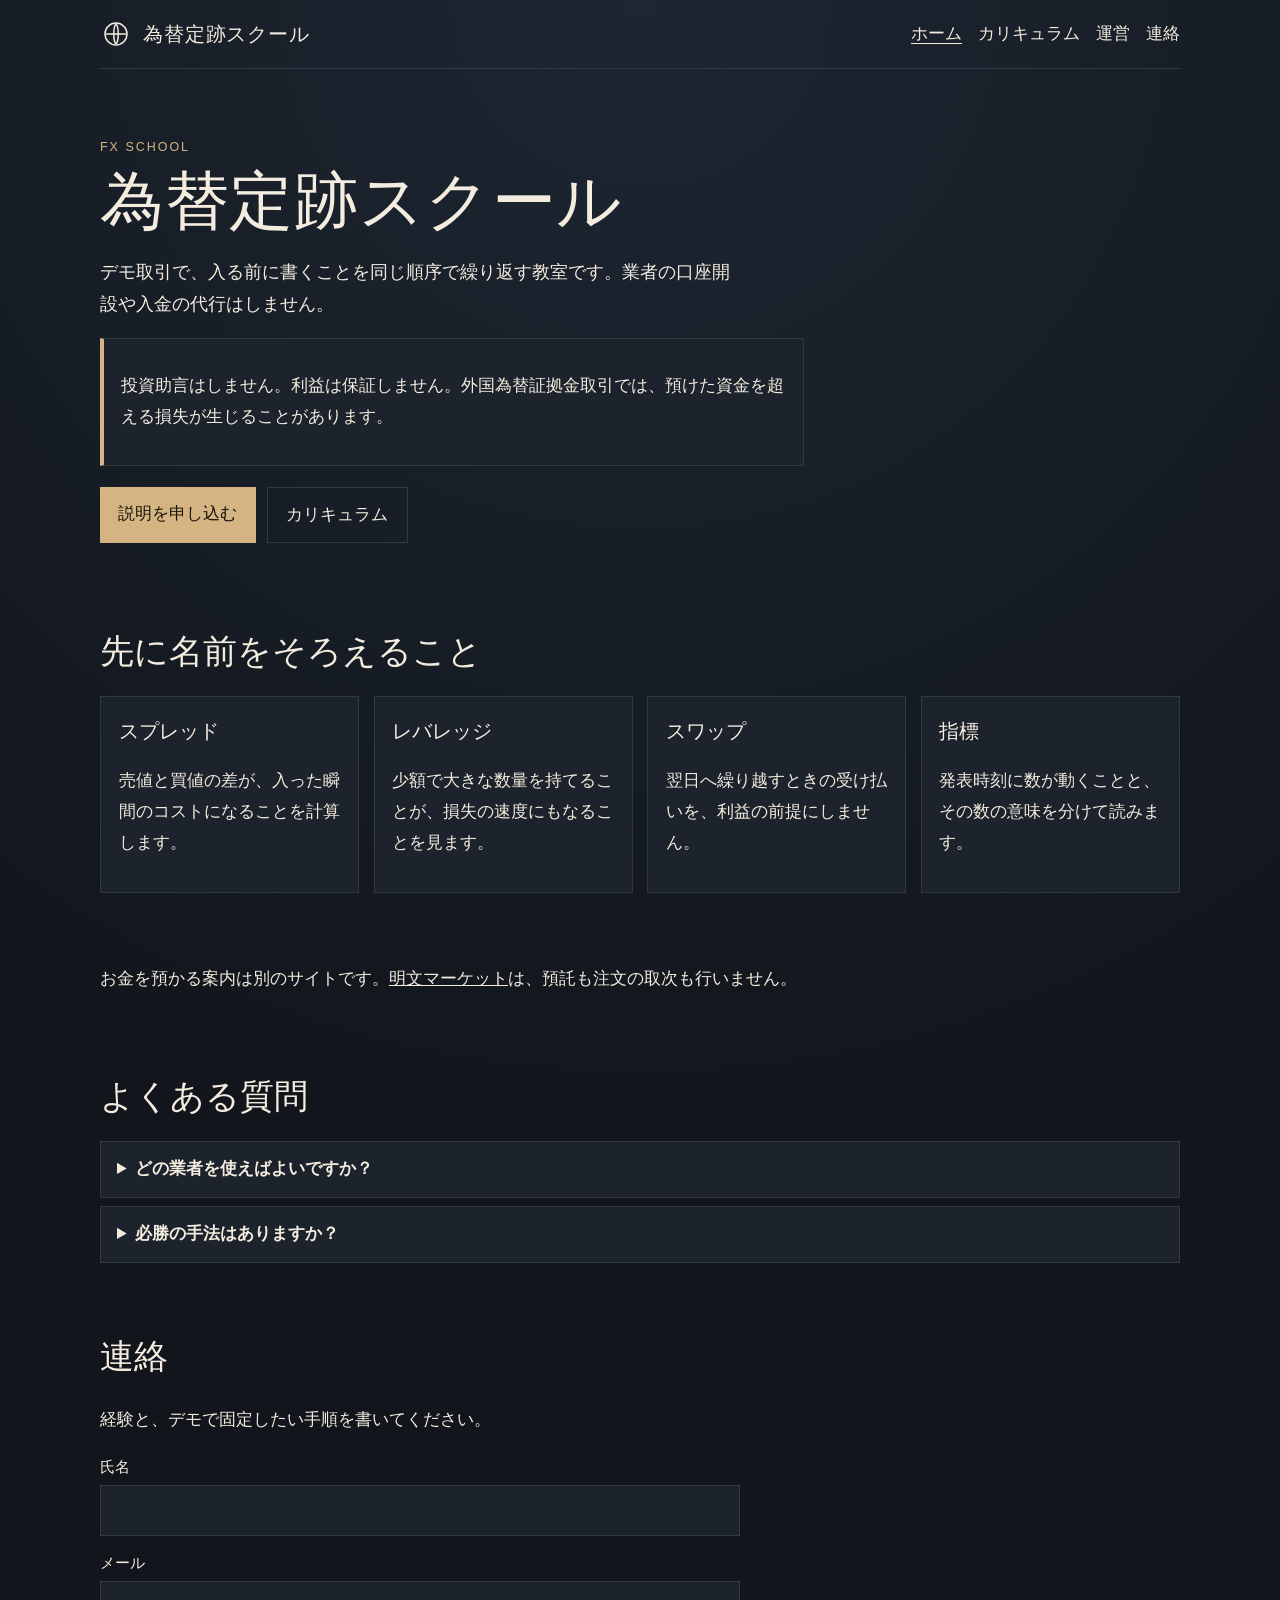
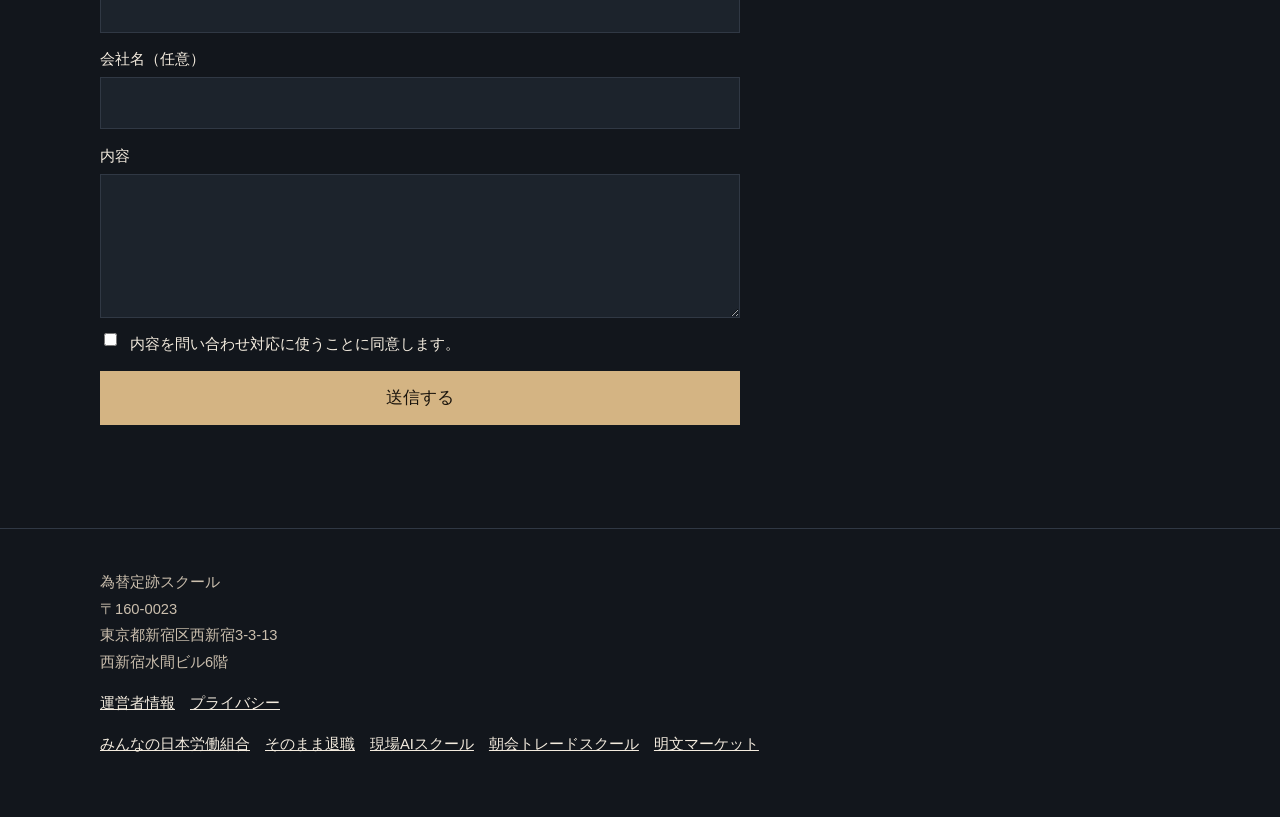
<file: index.html>
<!doctype html>
<html lang="ja">
<head>
  <meta charset="utf-8">
  <meta name="viewport" content="width=device-width, initial-scale=1">
  <title>手順を固定する為替の教室｜為替定跡スクール</title>
  <meta name="description" content="通貨、コスト、レバレッジの意味を扱い、注文の取次はしないスクールです。">
  <link rel="canonical" href="https://znted0a26.tokyo/">
  <link rel="stylesheet" href="/assets/base.css">
  <link rel="stylesheet" href="/assets/fxschool.css">
</head>
<body>
  <a class="skip" href="#main">本文へ</a>
  <header class="wrap site-header">
    <a class="brand" href="/"><svg class="mark" viewBox="0 0 32 32" aria-hidden="true"><circle cx="16" cy="16" r="11" fill="none" stroke="currentColor" stroke-width="1.5"/><path d="M6 16h20M16 6c3 3 3 17 0 20M16 6c-3 3-3 17 0 20" fill="none" stroke="currentColor" stroke-width="1.5"/></svg>為替定跡スクール</a>
    <nav aria-label="主要"><a href="/" aria-current="page">ホーム</a><a href="/curriculum.html">カリキュラム</a><a href="/operator.html">運営</a><a href="/#contact">連絡</a></nav>
  </header>
  <main id="main" class="wrap">
      <section class="hero"><p class="eyebrow">FX SCHOOL</p><h1>為替定跡スクール</h1>
      <p class="lede">デモ取引で、入る前に書くことを同じ順序で繰り返す教室です。業者の口座開設や入金の代行はしません。</p>
      <div class="notice"><p>投資助言はしません。利益は保証しません。外国為替証拠金取引では、預けた資金を超える損失が生じることがあります。</p></div>
      <p class="actions"><a class="button" href="#contact">説明を申し込む</a><a class="button secondary" href="/curriculum.html">カリキュラム</a></p></section>
      <section><h2>先に名前をそろえること</h2><div class="grid">
        <article class="card"><h3>スプレッド</h3><p>売値と買値の差が、入った瞬間のコストになることを計算します。</p></article>
        <article class="card"><h3>レバレッジ</h3><p>少額で大きな数量を持てることが、損失の速度にもなることを見ます。</p></article>
        <article class="card"><h3>スワップ</h3><p>翌日へ繰り越すときの受け払いを、利益の前提にしません。</p></article>
        <article class="card"><h3>指標</h3><p>発表時刻に数が動くことと、その数の意味を分けて読みます。</p></article>
      </div></section>
      <section><p>お金を預かる案内は別のサイトです。<a href="https://l3qc8z5k.support/">明文マーケット</a>は、預託も注文の取次も行いません。</p></section>
      <section><h2>よくある質問</h2><details><summary>どの業者を使えばよいですか？</summary><p>特定の業者は紹介しません。区分管理、コスト、ロスカットの確認項目を扱います。</p></details><details><summary>必勝の手法はありますか？</summary><p>ありません。教室にあるのは、サイズと記録の手順です。</p></details></section>
      <section id="contact"><h2>連絡</h2><p>経験と、デモで固定したい手順を書いてください。</p>
    <form data-contact>
      <label>氏名<input name="name" required maxlength="80" autocomplete="name"></label>
      <label>メール<input name="email" type="email" required maxlength="120" autocomplete="email"></label>
      <label>会社名（任意）<input name="company" maxlength="120"></label>
      <label>内容<textarea name="message" required maxlength="2000"></textarea></label>
      <label class="check"><input name="consent" type="checkbox" value="yes" required><span>内容を問い合わせ対応に使うことに同意します。</span></label>
      <label class="hp">会社サイト<input name="company_website" tabindex="-1" autocomplete="off"></label>
      <button type="submit">送信する</button>
      <p class="status" data-status role="status"></p>
    </form></section></main>
  <footer><div class="wrap"><p>為替定跡スクール<br>〒160-0023<br>東京都新宿区西新宿3-3-13<br>西新宿水間ビル6階</p><p><a href="/operator.html">運営者情報</a>　<a href="/privacy.html">プライバシー</a></p><p><a href="https://ケイイレブン予約.jp/">みんなの日本労働組合</a>　<a href="https://znt8k2wm.jp/">そのまま退職</a>　<a href="https://icvy8m2x.online/">現場AIスクール</a>　<a href="https://y5lc3p7d.pro/">朝会トレードスクール</a>　<a href="https://l3qc8z5k.support/">明文マーケット</a></p></div></footer>
  <script src="/assets/form.js"></script>
</body>
</html>
</file>
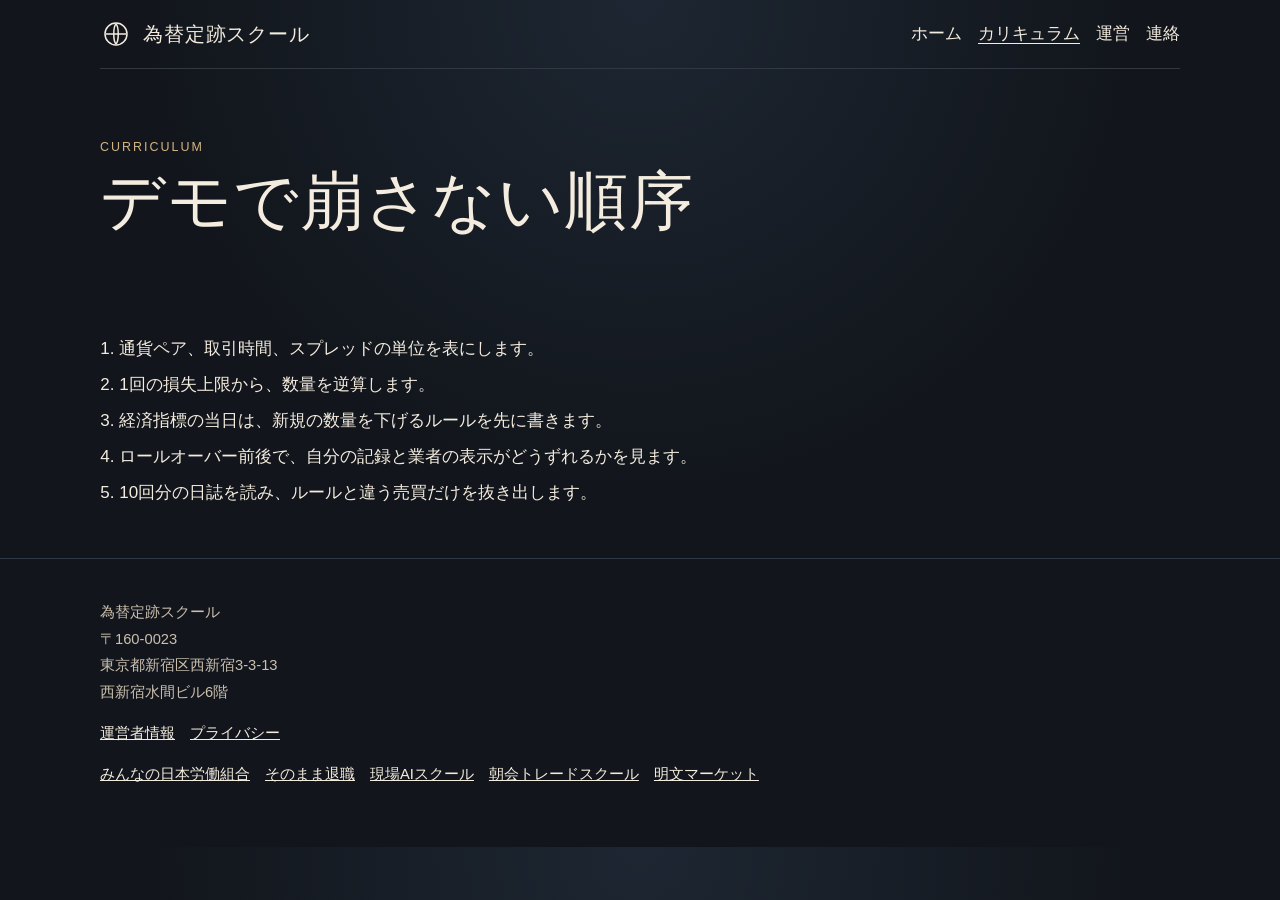
<file: curriculum.html>
<!doctype html>
<html lang="ja">
<head>
  <meta charset="utf-8">
  <meta name="viewport" content="width=device-width, initial-scale=1">
  <title>カリキュラム｜為替定跡スクール</title>
  <meta name="description" content="為替定跡スクールの確認項目です。">
  <link rel="canonical" href="https://znted0a26.tokyo/curriculum.html">
  <link rel="stylesheet" href="/assets/base.css">
  <link rel="stylesheet" href="/assets/fxschool.css">
</head>
<body>
  <a class="skip" href="#main">本文へ</a>
  <header class="wrap site-header">
    <a class="brand" href="/"><svg class="mark" viewBox="0 0 32 32" aria-hidden="true"><circle cx="16" cy="16" r="11" fill="none" stroke="currentColor" stroke-width="1.5"/><path d="M6 16h20M16 6c3 3 3 17 0 20M16 6c-3 3-3 17 0 20" fill="none" stroke="currentColor" stroke-width="1.5"/></svg>為替定跡スクール</a>
    <nav aria-label="主要"><a href="/">ホーム</a><a href="/curriculum.html" aria-current="page">カリキュラム</a><a href="/operator.html">運営</a><a href="/#contact">連絡</a></nav>
  </header>
  <main id="main" class="wrap">
      <section class="hero"><p class="eyebrow">CURRICULUM</p><h1>デモで崩さない順序</h1></section>
      <section><ol class="steps">
        <li>通貨ペア、取引時間、スプレッドの単位を表にします。</li>
        <li>1回の損失上限から、数量を逆算します。</li>
        <li>経済指標の当日は、新規の数量を下げるルールを先に書きます。</li>
        <li>ロールオーバー前後で、自分の記録と業者の表示がどうずれるかを見ます。</li>
        <li>10回分の日誌を読み、ルールと違う売買だけを抜き出します。</li>
      </ol></section></main>
  <footer><div class="wrap"><p>為替定跡スクール<br>〒160-0023<br>東京都新宿区西新宿3-3-13<br>西新宿水間ビル6階</p><p><a href="/operator.html">運営者情報</a>　<a href="/privacy.html">プライバシー</a></p><p><a href="https://ケイイレブン予約.jp/">みんなの日本労働組合</a>　<a href="https://znt8k2wm.jp/">そのまま退職</a>　<a href="https://icvy8m2x.online/">現場AIスクール</a>　<a href="https://y5lc3p7d.pro/">朝会トレードスクール</a>　<a href="https://l3qc8z5k.support/">明文マーケット</a></p></div></footer>
  <script src="/assets/form.js"></script>
</body>
</html>
</file>
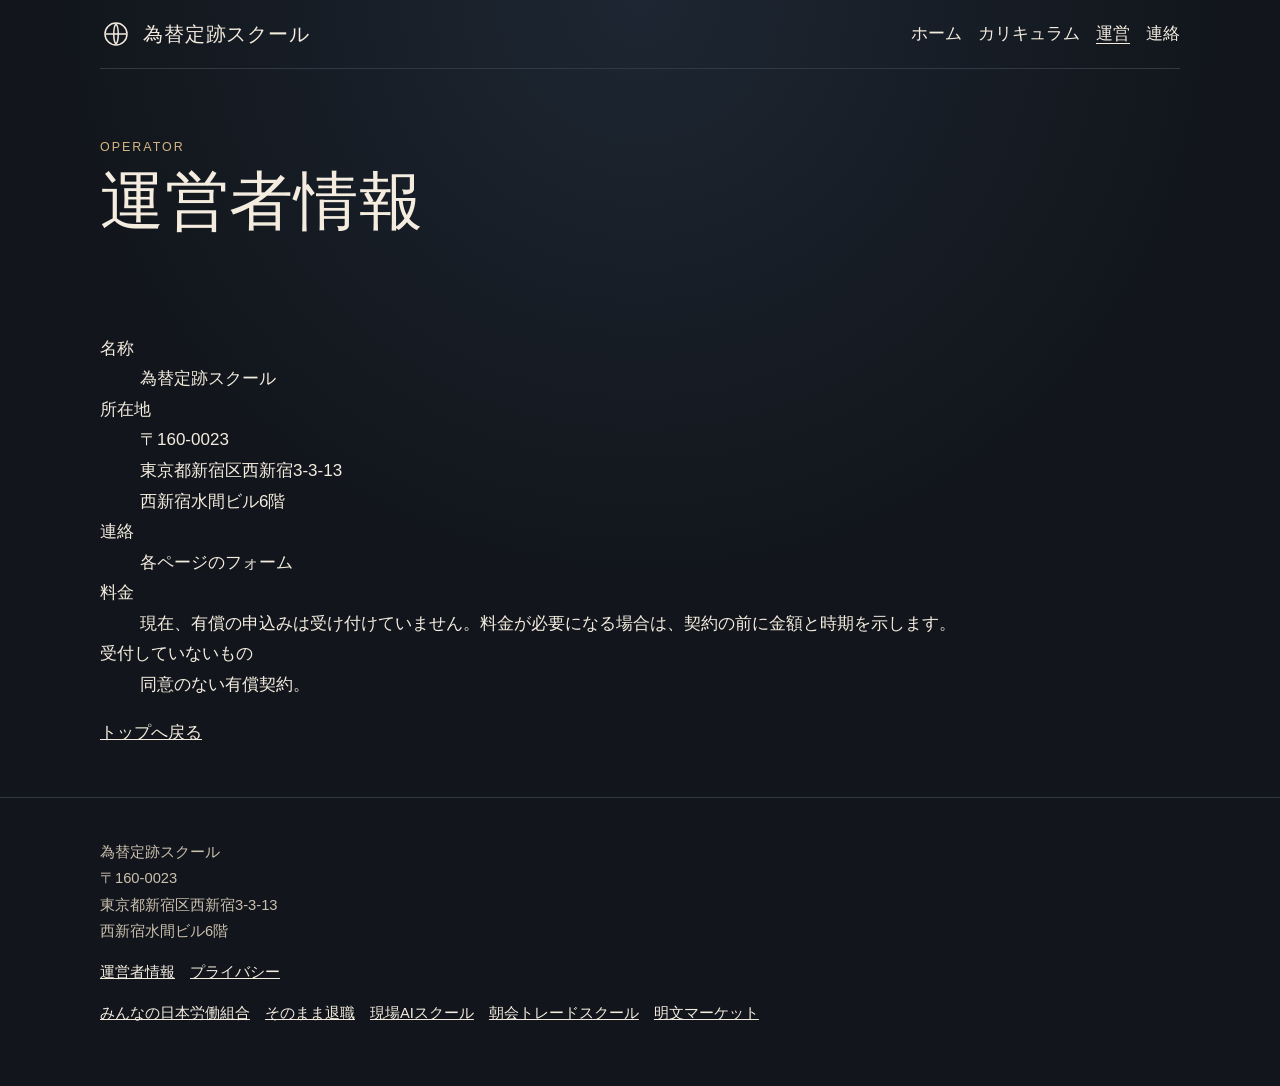
<file: operator.html>
<!doctype html>
<html lang="ja">
<head>
  <meta charset="utf-8">
  <meta name="viewport" content="width=device-width, initial-scale=1">
  <title>運営者情報｜為替定跡スクール</title>
  <meta name="description" content="為替定跡スクールの所在地と受付範囲です。">
  <link rel="canonical" href="https://znted0a26.tokyo/operator.html">
  <link rel="stylesheet" href="/assets/base.css">
  <link rel="stylesheet" href="/assets/fxschool.css">
</head>
<body>
  <a class="skip" href="#main">本文へ</a>
  <header class="wrap site-header">
    <a class="brand" href="/"><svg class="mark" viewBox="0 0 32 32" aria-hidden="true"><circle cx="16" cy="16" r="11" fill="none" stroke="currentColor" stroke-width="1.5"/><path d="M6 16h20M16 6c3 3 3 17 0 20M16 6c-3 3-3 17 0 20" fill="none" stroke="currentColor" stroke-width="1.5"/></svg>為替定跡スクール</a>
    <nav aria-label="主要"><a href="/">ホーム</a><a href="/curriculum.html">カリキュラム</a><a href="/operator.html" aria-current="page">運営</a><a href="/#contact">連絡</a></nav>
  </header>
  <main id="main" class="wrap">
      <section class="hero"><p class="eyebrow">OPERATOR</p><h1>運営者情報</h1></section>
      <section><dl>
        <dt>名称</dt><dd>為替定跡スクール</dd>
        <dt>所在地</dt><dd>〒160-0023<br>東京都新宿区西新宿3-3-13<br>西新宿水間ビル6階</dd>
        <dt>連絡</dt><dd>各ページのフォーム</dd>
        <dt>料金</dt><dd>現在、有償の申込みは受け付けていません。料金が必要になる場合は、契約の前に金額と時期を示します。</dd>
        <dt>受付していないもの</dt><dd>同意のない有償契約。</dd>
      </dl><p><a href="/">トップへ戻る</a></p></section></main>
  <footer><div class="wrap"><p>為替定跡スクール<br>〒160-0023<br>東京都新宿区西新宿3-3-13<br>西新宿水間ビル6階</p><p><a href="/operator.html">運営者情報</a>　<a href="/privacy.html">プライバシー</a></p><p><a href="https://ケイイレブン予約.jp/">みんなの日本労働組合</a>　<a href="https://znt8k2wm.jp/">そのまま退職</a>　<a href="https://icvy8m2x.online/">現場AIスクール</a>　<a href="https://y5lc3p7d.pro/">朝会トレードスクール</a>　<a href="https://l3qc8z5k.support/">明文マーケット</a></p></div></footer>
  <script src="/assets/form.js"></script>
</body>
</html>
</file>
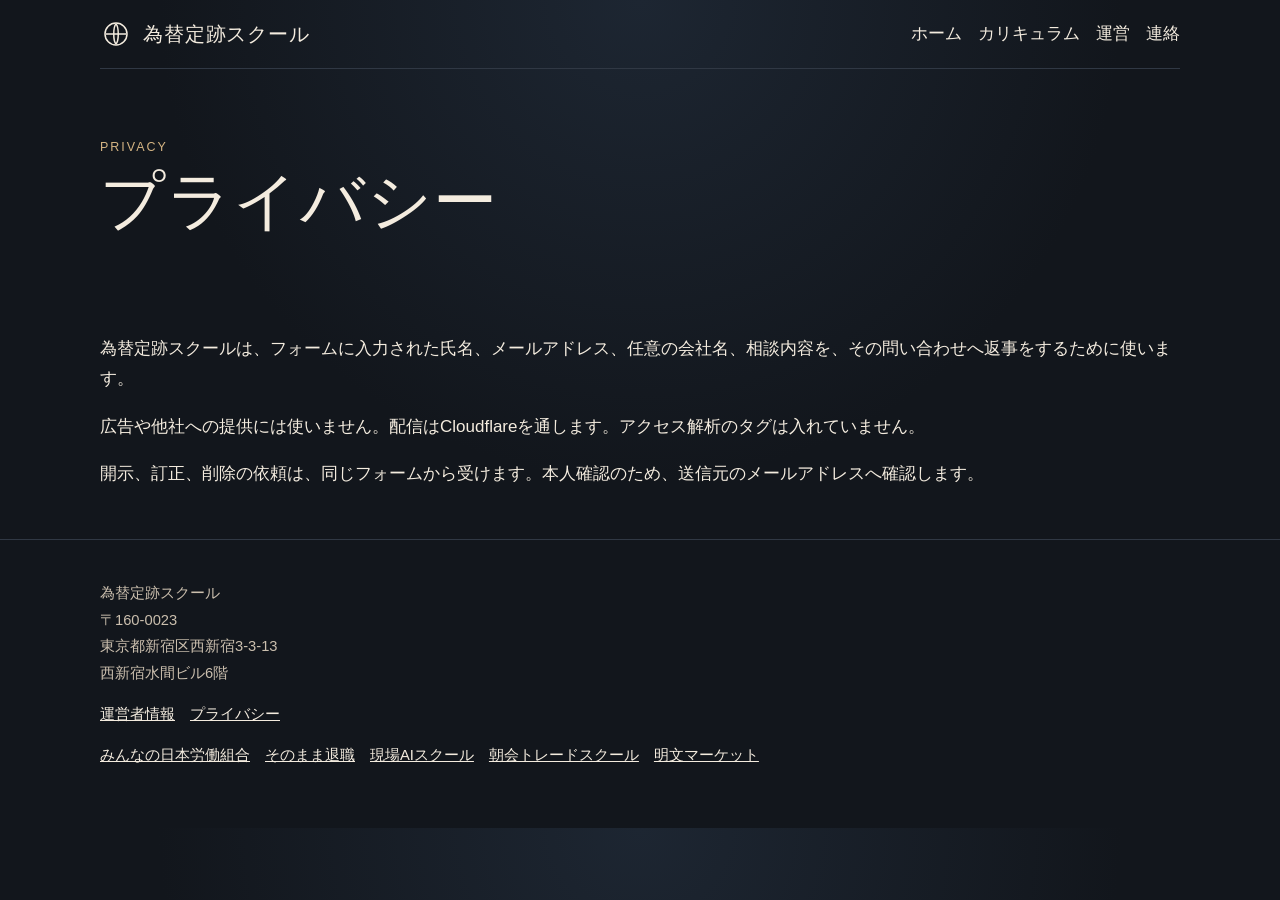
<file: privacy.html>
<!doctype html>
<html lang="ja">
<head>
  <meta charset="utf-8">
  <meta name="viewport" content="width=device-width, initial-scale=1">
  <title>プライバシー｜為替定跡スクール</title>
  <meta name="description" content="為替定跡スクールが問い合わせで受け取る情報の扱いです。">
  <link rel="canonical" href="https://znted0a26.tokyo/privacy.html">
  <link rel="stylesheet" href="/assets/base.css">
  <link rel="stylesheet" href="/assets/fxschool.css">
</head>
<body>
  <a class="skip" href="#main">本文へ</a>
  <header class="wrap site-header">
    <a class="brand" href="/"><svg class="mark" viewBox="0 0 32 32" aria-hidden="true"><circle cx="16" cy="16" r="11" fill="none" stroke="currentColor" stroke-width="1.5"/><path d="M6 16h20M16 6c3 3 3 17 0 20M16 6c-3 3-3 17 0 20" fill="none" stroke="currentColor" stroke-width="1.5"/></svg>為替定跡スクール</a>
    <nav aria-label="主要"><a href="/">ホーム</a><a href="/curriculum.html">カリキュラム</a><a href="/operator.html">運営</a><a href="/#contact">連絡</a></nav>
  </header>
  <main id="main" class="wrap">
      <section class="hero"><p class="eyebrow">PRIVACY</p><h1>プライバシー</h1></section>
      <section><p>為替定跡スクールは、フォームに入力された氏名、メールアドレス、任意の会社名、相談内容を、その問い合わせへ返事をするために使います。</p>
      <p>広告や他社への提供には使いません。配信はCloudflareを通します。アクセス解析のタグは入れていません。</p>
      <p>開示、訂正、削除の依頼は、同じフォームから受けます。本人確認のため、送信元のメールアドレスへ確認します。</p></section></main>
  <footer><div class="wrap"><p>為替定跡スクール<br>〒160-0023<br>東京都新宿区西新宿3-3-13<br>西新宿水間ビル6階</p><p><a href="/operator.html">運営者情報</a>　<a href="/privacy.html">プライバシー</a></p><p><a href="https://ケイイレブン予約.jp/">みんなの日本労働組合</a>　<a href="https://znt8k2wm.jp/">そのまま退職</a>　<a href="https://icvy8m2x.online/">現場AIスクール</a>　<a href="https://y5lc3p7d.pro/">朝会トレードスクール</a>　<a href="https://l3qc8z5k.support/">明文マーケット</a></p></div></footer>
  <script src="/assets/form.js"></script>
</body>
</html>
</file>
<file: assets/base.css>
:root {
  --bg: #f6f1e8;
  --ink: #1c1917;
  --muted: #57534e;
  --line: #e7e0d6;
  --accent: #9a3412;
  --accent-ink: #fffaf5;
  --paper: #fffdf8;
  --font: "Iowan Old Style", "Hiragino Mincho ProN", "Yu Mincho", "YuMincho", serif;
  --sans: "Hiragino Sans", "Hiragino Kaku Gothic ProN", "Yu Gothic", "YuGothic", sans-serif;
}

* { box-sizing: border-box; }
html { scroll-behavior: smooth; }
body {
  margin: 0;
  background: var(--bg);
  color: var(--ink);
  font-family: var(--sans);
  font-size: 17px;
  line-height: 1.8;
}
img, svg { max-width: 100%; }
a { color: inherit; }
.skip {
  position: absolute;
  left: 0.8rem;
  top: -3rem;
  background: var(--paper);
  padding: 0.4rem 0.7rem;
}
.skip:focus { top: 0.8rem; }
.wrap { width: min(1080px, calc(100% - 2rem)); margin-inline: auto; }
.site-header {
  display: flex;
  justify-content: space-between;
  gap: 1rem 1.5rem;
  align-items: center;
  padding: 1rem 0;
  border-bottom: 1px solid var(--line);
}
.brand {
  display: flex;
  align-items: center;
  gap: 0.7rem;
  font-family: var(--font);
  font-size: 1.25rem;
  letter-spacing: 0.04em;
  text-decoration: none;
}
.mark { width: 2rem; height: 2rem; flex: none; }
nav { display: flex; flex-wrap: wrap; gap: 0.35rem 1rem; }
nav a { text-decoration: none; }
nav a:hover, nav a[aria-current="page"] { text-decoration: underline; text-underline-offset: 0.25em; }
.hero { padding: 4.2rem 0 2.4rem; }
.eyebrow {
  margin: 0;
  letter-spacing: 0.16em;
  font-size: 0.78rem;
  color: var(--accent);
}
h1, h2, h3 { font-family: var(--font); font-weight: 500; }
h1 {
  font-size: clamp(2.15rem, 5vw, 4.1rem);
  line-height: 1.18;
  margin: 0.35rem 0 1rem;
  letter-spacing: 0.01em;
}
h2 { font-size: clamp(1.6rem, 3vw, 2.15rem); margin: 0 0 0.8rem; }
h3 { font-size: 1.25rem; margin: 0 0 0.4rem; }
.lede { font-size: 1.12rem; max-width: 40rem; margin-top: 0; }
.notice {
  max-width: 44rem;
  background: var(--paper);
  border: 1px solid var(--line);
  border-left: 4px solid var(--accent);
  padding: 0.95rem 1.05rem;
}
.actions { display: flex; flex-wrap: wrap; gap: 0.7rem; margin-top: 1.3rem; }
.button, button {
  font: inherit;
  display: inline-block;
  background: var(--accent);
  color: var(--accent-ink);
  text-decoration: none;
  border: 0;
  padding: 0.75rem 1.15rem;
  cursor: pointer;
}
.button.secondary {
  background: transparent;
  color: var(--ink);
  border: 1px solid var(--line);
}
.grid { display: grid; grid-template-columns: repeat(auto-fit, minmax(230px, 1fr)); gap: 0.9rem; }
.card, .list-card {
  background: var(--paper);
  border: 1px solid var(--line);
  padding: 1.05rem 1.1rem;
}
.list-card { text-decoration: none; display: block; }
.list-card:hover { border-color: var(--accent); }
.list-card span { color: var(--muted); }
section { padding: 1.4rem 0 2rem; }
ol.steps, ul.plain { padding-left: 1.2rem; }
ol.steps li, ul.plain li { margin: 0.35rem 0; }
details {
  background: var(--paper);
  border: 1px solid var(--line);
  padding: 0.75rem 1rem;
  margin: 0.55rem 0;
}
summary { cursor: pointer; font-weight: 600; }
form { display: grid; gap: 0.8rem; max-width: 40rem; }
label { display: grid; gap: 0.28rem; font-size: 0.95rem; }
input, textarea {
  font: inherit;
  color: inherit;
  background: var(--paper);
  border: 1px solid var(--line);
  padding: 0.7rem 0.75rem;
}
textarea { min-height: 9rem; resize: vertical; }
.check { grid-template-columns: auto 1fr; align-items: start; gap: 0.6rem; }
.hp { position: absolute; left: -9999px; }
.status { min-height: 1.5rem; }
footer {
  border-top: 1px solid var(--line);
  padding: 1.6rem 0 2.8rem;
  color: var(--muted);
  font-size: 0.92rem;
}
footer a { color: var(--ink); }
:focus-visible { outline: 2px solid var(--accent); outline-offset: 3px; }
@media (max-width: 720px) {
  .site-header { align-items: flex-start; flex-direction: column; }
  .hero { padding-top: 2.6rem; }
}
</file>
<file: assets/fxschool.css>
:root {
  --bg: #12161c;
  --ink: #f4ecdf;
  --muted: #cbbfae;
  --line: #303844;
  --accent: #d4b483;
  --accent-ink: #1b150d;
  --paper: #1c232c;
}
body { background: radial-gradient(circle at top, #1d2632, #12161c 46%); }
.button.secondary { color: var(--ink); }
</file>
